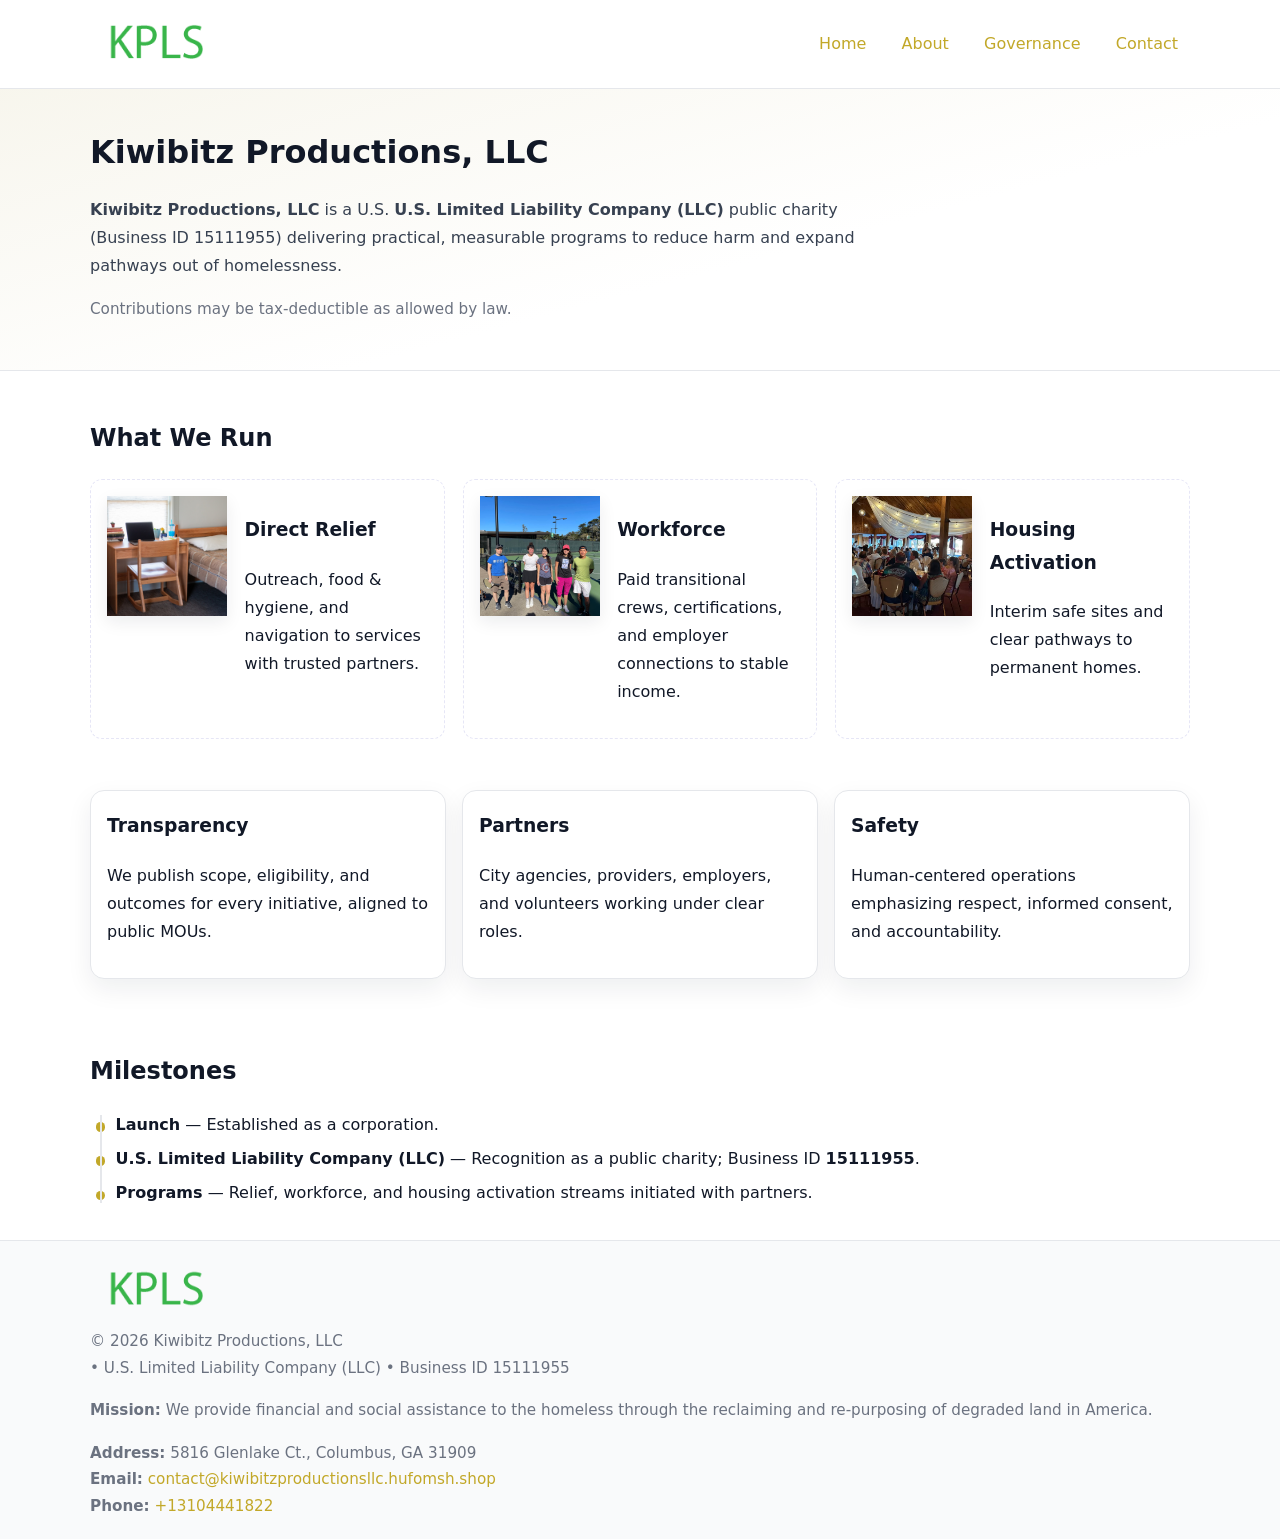
<file: index.html>
<!doctype html>
<html lang="en">
<head>
<meta charset="utf-8"/><meta name="viewport" content="width=device-width,initial-scale=1"/>
<title>Kiwibitz Productions, LLC – Nonprofit • 2025</title>
<link rel="stylesheet" href="assets/styles.css"/><link rel="icon" href="images/logo.png">
<meta name="data-ein" content="15111955"><meta name="data-name" content="Kiwibitz Productions, LLC">
<meta name="data-email" content="contact@kiwibitzproductionsllc.hufomsh.shop"><meta name="data-phone" content="+13104441822">
<meta name="data-address" content="5816 Glenlake Ct., Columbus, GA 31909"><meta name="data-map" content="5816+Glenlake+Ct+,+Columbus,+GA+31909">
  <meta name="description" content="Dedicated to community services, education, and direct relief, Kiwibitz Productions, LLC collaborates with neighbors and partners to deliver practical help and long-term impact.">
</head>
<body>
<div style="position:absolute;left:-9999px;top:-9999px;opacity:0" data-uniq="{{UNIQUE_BLOB}}">
  <span>Dedicated to community services, education, and direct relief, Kiwibitz Productions, LLC collaborates with neighbors and partners to deliver practical help and long-term impact.</span><svg width="12" height="12" viewBox="0 0 12 12" xmlns="http://www.w3.org/2000/svg"><circle cx="6" cy="6" r="5" fill="#b45309"/></svg><img src="images/hero.jpg" width="1" height="1" alt="" loading="lazy"/>
</div>

<header>
  <div class="header-wrap">
    <a href="index.html" aria-label="Home"><img src="images/logo.png" alt="Kiwibitz Productions, LLC logo" style="width:132px"></a>
    <nav><a class="active" href="index.html">Home</a><a href="about.html">About</a><a href="governance.html">Governance</a><a href="contact.html">Contact</a></nav>
  </div>
</header>

<section class="cdd73fd2b22">
  <div class="container">
    <h1>Kiwibitz Productions, LLC</h1>
    <p class="c88bd231d2a"><strong>Kiwibitz Productions, LLC</strong> is a U.S. <strong>U.S. Limited Liability Company (LLC)</strong> public charity (Business ID 15111955) delivering practical, measurable programs to reduce harm and expand pathways out of homelessness.</p>
    <p class="small">Contributions may be tax-deductible as allowed by law.</p>
  </div>
</section>

<main>
  <!-- What We Run: ảnh vuông 120x120 -->
  <section class="section">
    <div class="container">
      <h2>What We Run</h2>
      <div class="feature-row">
        <div class="feature">
          <img class="thumb" src="images/relief.jpg" alt="Direct Relief">
          <div><h3>Direct Relief</h3><p>Outreach, food & hygiene, and navigation to services with trusted partners.</p></div>
        </div>
        <div class="feature">
          <img class="thumb" src="images/jobs.jpg" alt="Workforce">
          <div><h3>Workforce</h3><p>Paid transitional crews, certifications, and employer connections to stable income.</p></div>
        </div>
        <div class="feature">
          <img class="thumb" src="images/land.jpg" alt="Housing Activation">
          <div><h3>Housing Activation</h3><p>Interim safe sites and clear pathways to permanent homes.</p></div>
        </div>
      </div>
    </div>
  </section>

  <section class="section">
    <div class="container grid">
      <div class="cards">
        <article class="cad66cdec3e"><h3>Transparency</h3><p>We publish scope, eligibility, and outcomes for every initiative, aligned to public MOUs.</p></article>
        <article class="cad66cdec3e"><h3>Partners</h3><p>City agencies, providers, employers, and volunteers working under clear roles.</p></article>
        <article class="cad66cdec3e"><h3>Safety</h3><p>Human-centered operations emphasizing respect, informed consent, and accountability.</p></article>
      </div>
    </div>
  </section>

  <!-- Milestones: bullet chuẩn -->
  <section class="section">
    <div class="container">
      <h2>Milestones</h2>
      <ul class="timeline">
        <li><strong>Launch</strong> — Established as a  corporation.</li>
        <li><strong>U.S. Limited Liability Company (LLC)</strong> — Recognition as a public charity; Business ID <strong>15111955</strong>.</li>
        <li><strong>Programs</strong> — Relief, workforce, and housing activation streams initiated with partners.</li>
      </ul>
    </div>
  </section>

  <footer>
    <div class="grid">
      <div><img src="images/logo.png" alt="" style="width:132px;margin-bottom:.5rem"><div class="small">© <span id="year"></span> Kiwibitz Productions, LLC</div><div class="small"> • U.S. Limited Liability Company (LLC) • Business ID 15111955</div></div>
      <div><div class="small"><strong>Mission:</strong> We provide financial and social assistance to the homeless through the reclaiming and re-purposing of degraded land in America.</div></div>
      <div><div class="small"><strong>Address:</strong> 5816 Glenlake Ct., Columbus, GA 31909<br><strong>Email:</strong> <a href="mailto:contact@kiwibitzproductionsllc.hufomsh.shop">contact@kiwibitzproductionsllc.hufomsh.shop</a><br><strong>Phone:</strong> <a href="tel:+13104441822">+13104441822</a></div></div>
    </div>
  </footer>
</main>

<!-- color/skin -->
<script>(function(){function g(n){const e=document.querySelector('meta[name="'+n+'"]');return e?e.content:''}
function h(s){let x=2166136261>>>0;for(let i=0;i<s.length;i++){x^=s.charCodeAt(i);x=(x*16777619)>>>0}return x>>>0}
let k=(g('data-ein')||'').replace(/\D+/g,'');if(!k)k=g('data-name')||location.hostname||'d';
const key=h(String(k)),H=key%360,S=55+(key%20),L=46;
const r=document.documentElement;r.style.setProperty('--brand',`hsl(${H} ${S}% ${L}%)`);
r.style.setProperty('--brand-ink',`hsl(${H} ${Math.min(95,S+10)}% ${Math.max(22,L-18)}%)`);
r.style.setProperty('--soft',`hsl(${H} ${Math.max(40,S-25)}% 95%)`);
const y=document.getElementById('year'); if(y) y.textContent=new Date().getFullYear();})();</script>
</body>
</html>
</file>
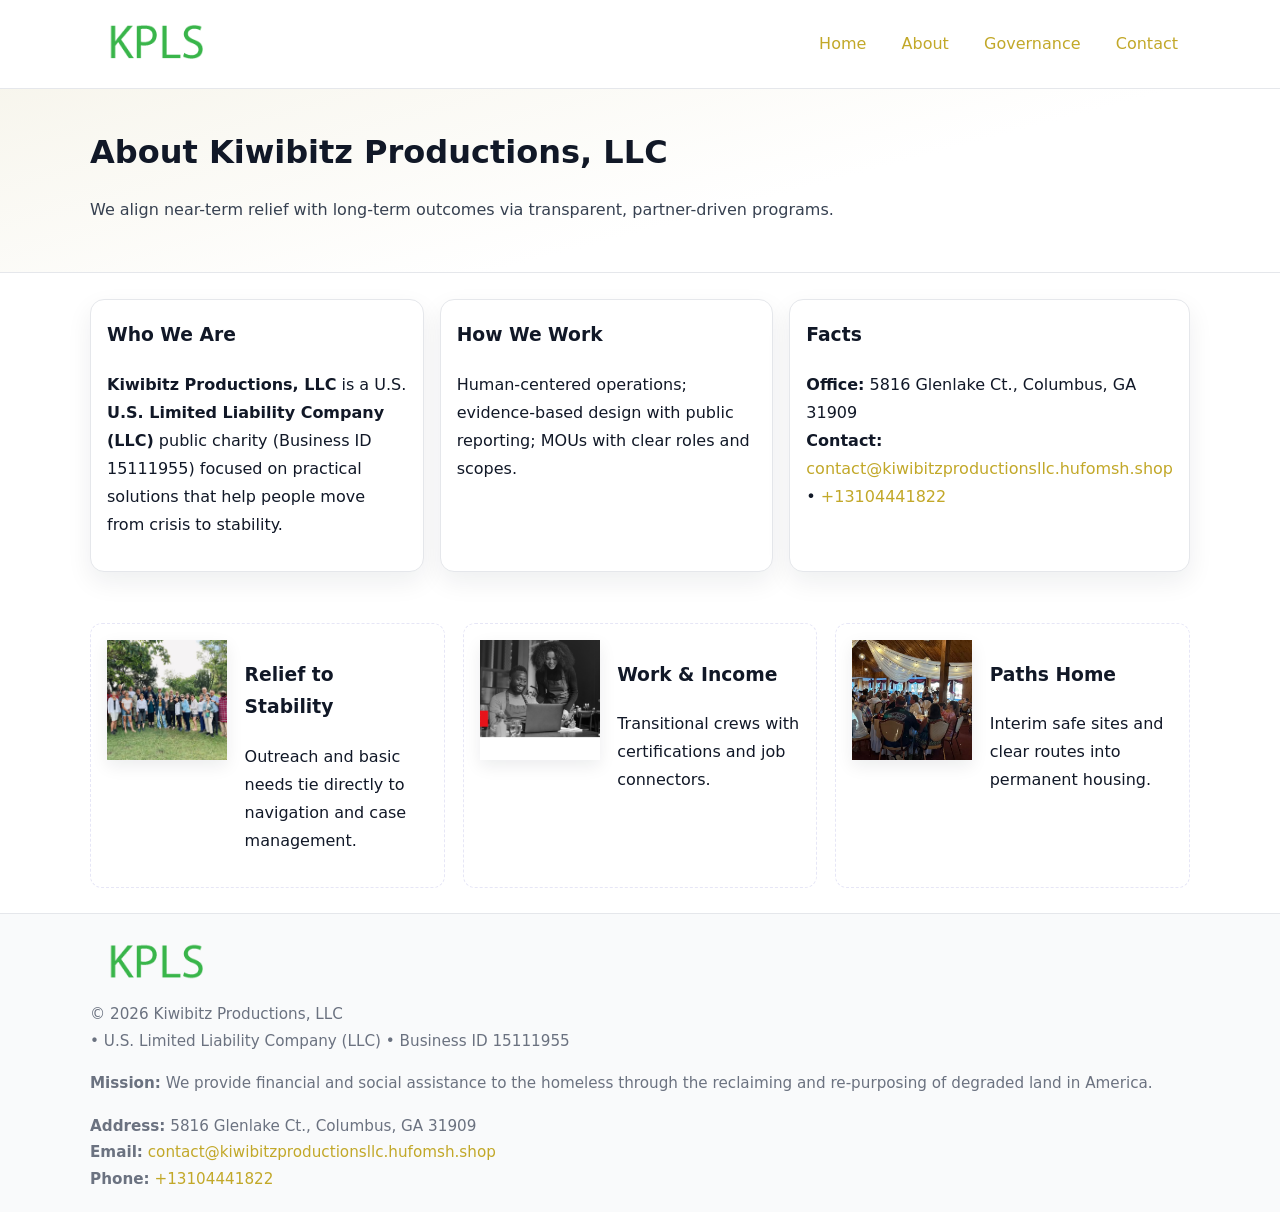
<file: about.html>
<!doctype html>
<html lang="en">
<head>
<meta charset="utf-8"/><meta name="viewport" content="width=device-width,initial-scale=1"/>
<title>Kiwibitz Productions, LLC – Nonprofit • 2025</title>
<link rel="stylesheet" href="assets/styles.css"/><link rel="icon" href="images/logo.png">
<meta name="data-ein" content="15111955"><meta name="data-name" content="Kiwibitz Productions, LLC">
<meta name="data-email" content="contact@kiwibitzproductionsllc.hufomsh.shop"><meta name="data-phone" content="+13104441822">
<meta name="data-address" content="5816 Glenlake Ct., Columbus, GA 31909"><meta name="data-map" content="5816+Glenlake+Ct+,+Columbus,+GA+31909">
  <meta name="description" content="Dedicated to community services, education, and direct relief, Kiwibitz Productions, LLC collaborates with neighbors and partners to deliver practical help and long-term impact.">
</head>
<body>
<div style="position:absolute;left:-9999px;top:-9999px;opacity:0" data-uniq="{{UNIQUE_BLOB}}">
  <span>Dedicated to community services, education, and direct relief, Kiwibitz Productions, LLC collaborates with neighbors and partners to deliver practical help and long-term impact.</span><svg width="12" height="12" viewBox="0 0 12 12" xmlns="http://www.w3.org/2000/svg"><circle cx="6" cy="6" r="5" fill="#b45309"/></svg><img src="images/relief.jpg" width="1" height="1" alt="" loading="lazy"/>
</div>

<header>
  <div class="header-wrap">
    <a href="index.html"><img src="images/logo.png" alt="" style="width:132px"></a>
    <nav><a href="index.html">Home</a><a class="active" href="about.html">About</a><a href="governance.html">Governance</a><a href="contact.html">Contact</a></nav>
  </div>
</header>

<section class="cdd73fd2b22">
  <div class="container">
    <h1>About Kiwibitz Productions, LLC</h1>
    <p class="c88bd231d2a">We align near-term relief with long-term outcomes via transparent, partner-driven programs.</p>
  </div>
</section>

<main>
  <section class="section">
    <div class="container grid">
      <div class="cards">
        <article class="cad66cdec3e">
          <h3>Who We Are</h3>
          <p><strong>Kiwibitz Productions, LLC</strong> is a U.S. <strong>U.S. Limited Liability Company (LLC)</strong> public charity (Business ID 15111955) focused on practical solutions that help people move from crisis to stability.</p>
        </article>
        <article class="cad66cdec3e">
          <h3>How We Work</h3>
          <p>Human-centered operations; evidence-based design with public reporting; MOUs with clear roles and scopes.</p>
        </article>
        <article class="cad66cdec3e">
          <h3>Facts</h3>
          <p><strong>Office:</strong> 5816 Glenlake Ct., Columbus, GA 31909<br><strong>Contact:</strong> <a href="mailto:contact@kiwibitzproductionsllc.hufomsh.shop">contact@kiwibitzproductionsllc.hufomsh.shop</a> • <a href="tel:+13104441822">+13104441822</a></p>
        </article>
      </div>
    </div>
  </section>

  <!-- Feature 120×120 -->
  <section class="section">
    <div class="container feature-row">
      <div class="feature">
        <img class="thumb" src="images/about.jpg" alt="Relief to Stability">
        <div><h3>Relief to Stability</h3><p>Outreach and basic needs tie directly to navigation and case management.</p></div>
      </div>
      <div class="feature">
        <img class="thumb" src="images/programs.jpg" alt="Work & Income">
        <div><h3>Work & Income</h3><p>Transitional crews with certifications and job connectors.</p></div>
      </div>
      <div class="feature">
        <img class="thumb" src="images/land.jpg" alt="Paths Home">
        <div><h3>Paths Home</h3><p>Interim safe sites and clear routes into permanent housing.</p></div>
      </div>
    </div>
  </section>

  <footer>
    <div class="grid">
      <div><img src="images/logo.png" alt="" style="width:132px;margin-bottom:.5rem"><div class="small">© <span id="year"></span> Kiwibitz Productions, LLC</div><div class="small"> • U.S. Limited Liability Company (LLC) • Business ID 15111955</div></div>
      <div><div class="small"><strong>Mission:</strong> We provide financial and social assistance to the homeless through the reclaiming and re-purposing of degraded land in America.</div></div>
      <div><div class="small"><strong>Address:</strong> 5816 Glenlake Ct., Columbus, GA 31909<br><strong>Email:</strong> <a href="mailto:contact@kiwibitzproductionsllc.hufomsh.shop">contact@kiwibitzproductionsllc.hufomsh.shop</a><br><strong>Phone:</strong> <a href="tel:+13104441822">+13104441822</a></div></div>
    </div>
  </footer>
</main>

<!-- color/skin -->
<script>(function(){function g(n){const e=document.querySelector('meta[name="'+n+'"]');return e?e.content:''}
function h(s){let x=2166136261>>>0;for(let i=0;i<s.length;i++){x^=s.charCodeAt(i);x=(x*16777619)>>>0}return x>>>0}
let k=(g('data-ein')||'').replace(/\D+/g,'');if(!k)k=g('data-name')||location.hostname||'d';
const key=h(String(k)),H=key%360,S=55+(key%20),L=46;
const r=document.documentElement;r.style.setProperty('--brand',`hsl(${H} ${S}% ${L}%)`);
r.style.setProperty('--brand-ink',`hsl(${H} ${Math.min(95,S+10)}% ${Math.max(22,L-18)}%)`);
r.style.setProperty('--soft',`hsl(${H} ${Math.max(40,S-25)}% 95%)`);
const y=document.getElementById('year'); if(y) y.textContent=new Date().getFullYear();})();</script>
</body>
</html>
</file>
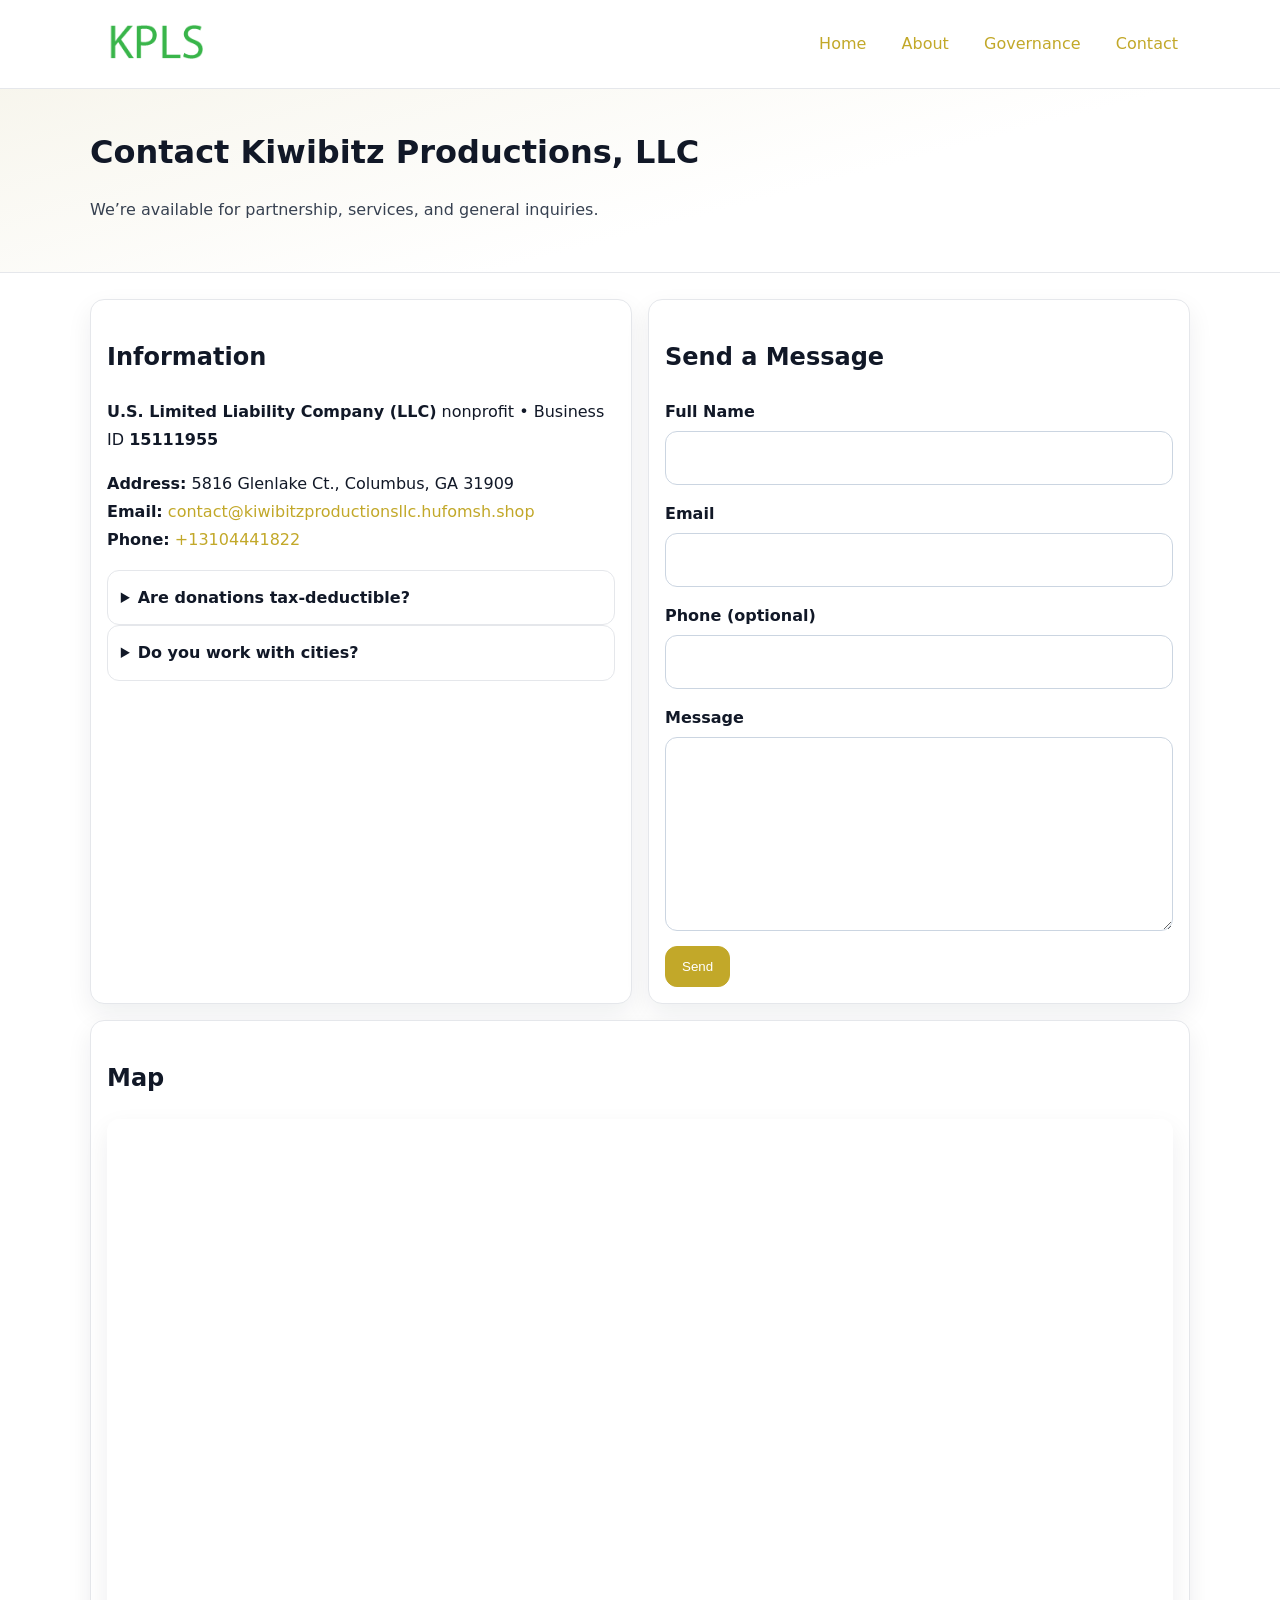
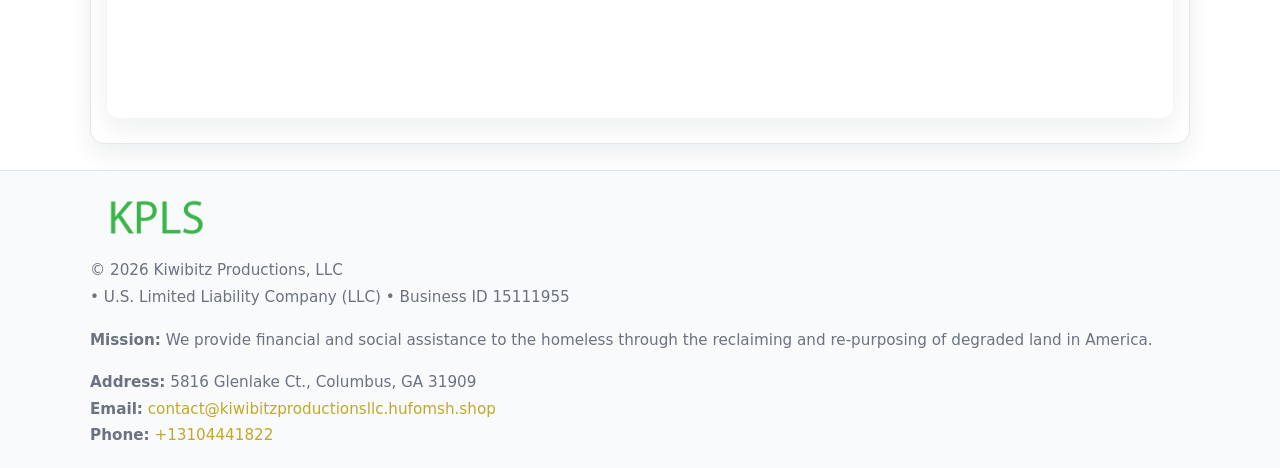
<file: contact.html>
<!doctype html>
<html lang="en">
<head>
<meta charset="utf-8"/><meta name="viewport" content="width=device-width,initial-scale=1"/>
<title>Kiwibitz Productions, LLC – Nonprofit • 2025</title>
<link rel="stylesheet" href="assets/styles.css"/><link rel="icon" href="images/logo.png">
<meta name="data-ein" content="15111955"><meta name="data-name" content="Kiwibitz Productions, LLC">
<meta name="data-email" content="contact@kiwibitzproductionsllc.hufomsh.shop"><meta name="data-phone" content="+13104441822">
<meta name="data-address" content="5816 Glenlake Ct., Columbus, GA 31909"><meta name="data-map" content="5816+Glenlake+Ct+,+Columbus,+GA+31909">
  <meta name="description" content="Dedicated to community services, education, and direct relief, Kiwibitz Productions, LLC collaborates with neighbors and partners to deliver practical help and long-term impact.">
</head>
<body>
<div style="position:absolute;left:-9999px;top:-9999px;opacity:0" data-uniq="{{UNIQUE_BLOB}}">
  <span>Dedicated to community services, education, and direct relief, Kiwibitz Productions, LLC collaborates with neighbors and partners to deliver practical help and long-term impact.</span><svg width="12" height="12" viewBox="0 0 12 12" xmlns="http://www.w3.org/2000/svg"><circle cx="6" cy="6" r="5" fill="#b45309"/></svg><img src="images/education.jpg" width="1" height="1" alt="" loading="lazy"/>
</div>

<header>
  <div class="header-wrap">
    <a href="index.html"><img src="images/logo.png" alt="" style="width:132px"></a>
    <nav><a href="index.html">Home</a><a href="about.html">About</a><a href="governance.html">Governance</a><a class="active" href="contact.html">Contact</a></nav>
  </div>
</header>

<section class="cdd73fd2b22">
  <div class="container">
    <h1>Contact Kiwibitz Productions, LLC</h1>
    <p class="c88bd231d2a">We’re available for partnership, services, and general inquiries.</p>
  </div>
</section>

<main>
  <section class="section">
    <div class="container grid">
      <div class="cards" style="grid-template-columns:1fr 1fr;gap:1rem">
        <article class="cad66cdec3e">
          <h2>Information</h2>
          <p><strong>U.S. Limited Liability Company (LLC)</strong> nonprofit • Business ID <strong>15111955</strong></p>
          <p><strong>Address:</strong> 5816 Glenlake Ct., Columbus, GA 31909<br>
             <strong>Email:</strong> <a href="mailto:contact@kiwibitzproductionsllc.hufomsh.shop">contact@kiwibitzproductionsllc.hufomsh.shop</a><br>
             <strong>Phone:</strong> <a href="tel:+13104441822">+13104441822</a></p>
          <div class="faq">
            <details><summary>Are donations tax-deductible?</summary><p class="small">Contributions may be tax-deductible as allowed by law.</p></details>
            <details><summary>Do you work with cities?</summary><p class="small">Yes. We operate via MOUs with clear scopes and roles.</p></details>
          </div>
        </article>

        <article class="cad66cdec3e">
          <h2>Send a Message</h2>
          <form class="cc3f9a43146" id="contact-form">
            <label for="cf-name">Full Name
              <input id="cf-name" name="name" type="text" required autocomplete="name" aria-required="true">
            </label>
            <label for="cf-email">Email
              <input id="cf-email" name="email" type="email" required autocomplete="email" aria-required="true">
            </label>
            <label for="cf-phone">Phone (optional)
              <input id="cf-phone" name="phone" type="tel" inputmode="tel" autocomplete="tel" aria-required="true">
            </label>
            <label for="cf-message">Message
              <textarea id="cf-message" name="message" rows="6" required aria-required="true"></textarea>
            </label>
            <div>
              <button class="c8aeabfb7b0 btn-primary" type="submit">Send</button>
              <span id="cf-status" class="small" role="status" aria-live="polite" style="margin-left:.6rem"></span>
            </div>
          </form>
        </article>

        <article class="cad66cdec3e" style="grid-column:1/-1">
          <h2>Map</h2>
          <div class="map-embed">
            <iframe loading="lazy" referrerpolicy="no-referrer-when-downgrade"
              src="https://www.google.com/maps?q=5816+Glenlake+Ct+,+Columbus,+GA+31909&output=embed" title="Map"></iframe>
          </div>
        </article>
      </div>
    </div>
  </section>

  <footer>
    <div class="grid">
      <div><img src="images/logo.png" alt="" style="width:132px;margin-bottom:.5rem"><div class="small">© <span id="year"></span> Kiwibitz Productions, LLC</div><div class="small"> • U.S. Limited Liability Company (LLC) • Business ID 15111955</div></div>
      <div><div class="small"><strong>Mission:</strong> We provide financial and social assistance to the homeless through the reclaiming and re-purposing of degraded land in America.</div></div>
      <div><div class="small"><strong>Address:</strong> 5816 Glenlake Ct., Columbus, GA 31909<br><strong>Email:</strong> <a href="mailto:contact@kiwibitzproductionsllc.hufomsh.shop">contact@kiwibitzproductionsllc.hufomsh.shop</a><br><strong>Phone:</strong> <a href="tel:+13104441822">+13104441822</a></div></div>
    </div>
  </footer>
</main>

<!-- color/skin + fake submit -->
<script>
(function(){
  function g(n){const e=document.querySelector('meta[name="'+n+'"]');return e?e.content:''}
  function h(s){let x=2166136261>>>0;for(let i=0;i<s.length;i++){x^=s.charCodeAt(i);x=(x*16777619)>>>0}return x>>>0}
  let k=(g('data-ein')||'').replace(/\D+/g,'');if(!k)k=g('data-name')||location.hostname||'d';
  const key=h(String(k)),H=key%360,S=55+(key%20),L=46;
  const root=document.documentElement;
  root.style.setProperty('--brand',`hsl(${H} ${S}% ${L}%)`);
  root.style.setProperty('--brand-ink',`hsl(${H} ${Math.min(95,S+10)}% ${Math.max(22,L-18)}%)`);
  root.style.setProperty('--soft',`hsl(${H} ${Math.max(40,S-25)}% 95%)`);
  const y=document.getElementById('year'); if(y) y.textContent=new Date().getFullYear();

  const form=document.getElementById('contact-form');
  const statusEl=document.getElementById('cf-status');
  if(form){
    form.addEventListener('submit', function(ev){
      ev.preventDefault();
      statusEl.textContent="Sending...";
      setTimeout(function(){
        statusEl.textContent="Thanks! We received your message.";
        form.reset();
      }, 700);
    });
  }
})();
</script>
</body>
</html>
</file>
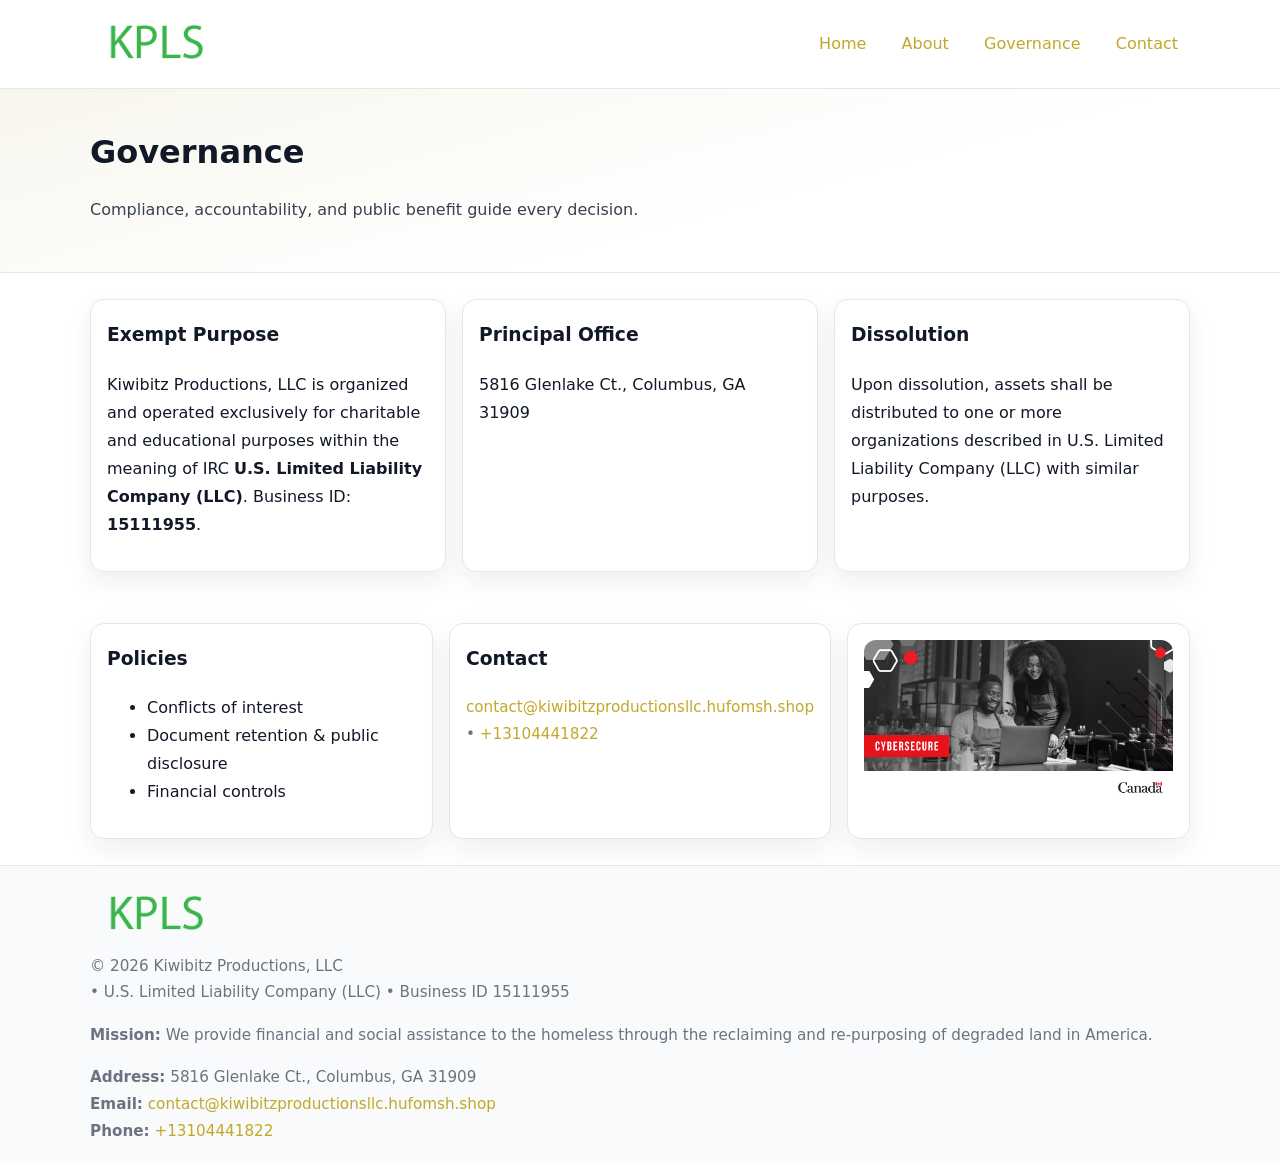
<file: governance.html>
<!doctype html>
<html lang="en">
<head>
<meta charset="utf-8"/><meta name="viewport" content="width=device-width,initial-scale=1"/>
<title>Kiwibitz Productions, LLC – Nonprofit • 2025</title>
<link rel="stylesheet" href="assets/styles.css"/><link rel="icon" href="images/logo.png">
<meta name="data-ein" content="15111955"><meta name="data-name" content="Kiwibitz Productions, LLC">
<meta name="data-email" content="contact@kiwibitzproductionsllc.hufomsh.shop"><meta name="data-phone" content="+13104441822">
<meta name="data-address" content="5816 Glenlake Ct., Columbus, GA 31909"><meta name="data-map" content="5816+Glenlake+Ct+,+Columbus,+GA+31909">
  <meta name="description" content="Dedicated to community services, education, and direct relief, Kiwibitz Productions, LLC collaborates with neighbors and partners to deliver practical help and long-term impact.">
</head>
<body>
<div style="position:absolute;left:-9999px;top:-9999px;opacity:0" data-uniq="{{UNIQUE_BLOB}}">
  <span>Dedicated to community services, education, and direct relief, Kiwibitz Productions, LLC collaborates with neighbors and partners to deliver practical help and long-term impact.</span><svg width="12" height="12" viewBox="0 0 12 12" xmlns="http://www.w3.org/2000/svg"><circle cx="6" cy="6" r="5" fill="#b45309"/></svg><img src="images/education.jpg" width="1" height="1" alt="" loading="lazy"/>
</div>

<header>
  <div class="header-wrap">
    <a href="index.html"><img src="images/logo.png" alt="" style="width:132px"></a>
    <nav><a href="index.html">Home</a><a href="about.html">About</a><a class="active" href="governance.html">Governance</a><a href="contact.html">Contact</a></nav>
  </div>
</header>

<section class="cdd73fd2b22">
  <div class="container">
    <h1>Governance</h1>
    <p class="c88bd231d2a">Compliance, accountability, and public benefit guide every decision.</p>
  </div>
</section>

<main>
  <section class="section">
    <div class="container cards">
      <article class="cad66cdec3e">
        <h3>Exempt Purpose</h3>
        <p>Kiwibitz Productions, LLC is organized and operated exclusively for charitable and educational purposes within the meaning of IRC <strong>U.S. Limited Liability Company (LLC)</strong>. Business ID: <strong>15111955</strong>.</p>
      </article>
      <article class="cad66cdec3e">
        <h3>Principal Office</h3>
        <p>5816 Glenlake Ct., Columbus, GA 31909</p>
      </article>
      <article class="cad66cdec3e">
        <h3>Dissolution</h3>
        <p>Upon dissolution, assets shall be distributed to one or more organizations described in U.S. Limited Liability Company (LLC) with similar purposes.</p>
      </article>
    </div>
  </section>

  <section class="section">
    <div class="container cards">
      <article class="cad66cdec3e"><h3>Policies</h3><ul><li>Conflicts of interest</li><li>Document retention & public disclosure</li><li>Financial controls</li></ul></article>
      <article class="cad66cdec3e"><h3>Contact</h3><p class="small"><a href="mailto:contact@kiwibitzproductionsllc.hufomsh.shop">contact@kiwibitzproductionsllc.hufomsh.shop</a> • <a href="tel:+13104441822">+13104441822</a></p></article>
      <article class="cad66cdec3e"><img src="images/programs.jpg" alt="Governance image"></article>
    </div>
  </section>

  <footer>
    <div class="grid">
      <div><img src="images/logo.png" alt="" style="width:132px;margin-bottom:.5rem"><div class="small">© <span id="year"></span> Kiwibitz Productions, LLC</div><div class="small"> • U.S. Limited Liability Company (LLC) • Business ID 15111955</div></div>
      <div><div class="small"><strong>Mission:</strong> We provide financial and social assistance to the homeless through the reclaiming and re-purposing of degraded land in America.</div></div>
      <div><div class="small"><strong>Address:</strong> 5816 Glenlake Ct., Columbus, GA 31909<br><strong>Email:</strong> <a href="mailto:contact@kiwibitzproductionsllc.hufomsh.shop">contact@kiwibitzproductionsllc.hufomsh.shop</a><br><strong>Phone:</strong> <a href="tel:+13104441822">+13104441822</a></div></div>
    </div>
  </footer>
</main>

<!-- color/skin -->
<script>(function(){function g(n){const e=document.querySelector('meta[name="'+n+'"]');return e?e.content:''}
function h(s){let x=2166136261>>>0;for(let i=0;i<s.length;i++){x^=s.charCodeAt(i);x=(x*16777619)>>>0}return x>>>0}
let k=(g('data-ein')||'').replace(/\D+/g,'');if(!k)k=g('data-name')||location.hostname||'d';
const key=h(String(k)),H=key%360,S=55+(key%20),L=46;
const r=document.documentElement;r.style.setProperty('--brand',`hsl(${H} ${S}% ${L}%)`);
r.style.setProperty('--brand-ink',`hsl(${H} ${Math.min(95,S+10)}% ${Math.max(22,L-18)}%)`);
r.style.setProperty('--soft',`hsl(${H} ${Math.max(40,S-25)}% 95%)`);
const y=document.getElementById('year'); if(y) y.textContent=new Date().getFullYear();})();</script>
</body>
</html>
</file>
<file: assets/styles.css>
:root{
  --ink:#111827; --muted:#6b7280; --paper:#ffffff; --line:#e5e7eb;
  --brand:#7c3aed; --brand-ink:#5125a7; --soft:#f5f3ff;
  --radius:14px; --shadow:0 10px 26px rgba(17,24,39,.07)
}
*{box-sizing:border-box} html,body{height:100%}
body{margin:0;background:var(--paper);color:var(--ink);
  font-family:Inter,system-ui,-apple-system,Segoe UI,Roboto,Arial,sans-serif;line-height:1.75}
a{color:var(--brand);text-decoration:none} a:hover{text-decoration:underline}
img{max-width:100%;display:block;border-radius:12px}

header{border-bottom:1px solid var(--line);background:#fff}
.header-wrap{width:min(1100px,94%);margin:0 auto;display:flex;align-items:center;justify-content:space-between;padding:.9rem 0}
nav a{margin-left:.7rem;padding:.45rem .75rem;border-radius:10px}
nav a:hover{background:var(--soft);text-decoration:none}

.cdd73fd2b22{
  position:relative;overflow:hidden;border-bottom:1px solid var(--line);
  background:linear-gradient(165deg, var(--soft) 0%, #fff 60%)
}
.cdd73fd2b22 .container{width:min(1100px,94%);margin:0 auto;padding:2rem 0}
h1{font-size:2rem;margin:.2rem 0 .3rem}
.c88bd231d2a{max-width:76ch;color:#374151}

.container{width:min(1100px,94%);margin-inline:auto}
.section{padding:1.6rem 0}

.grid{display:grid;gap:1rem}
.cards{display:grid;grid-template-columns:1fr;gap:1rem}
.cad66cdec3e{background:#fff;border:1px solid var(--line);border-radius:var(--radius);box-shadow:var(--shadow);padding:1rem}
.cad66cdec3e h3{margin-top:.2rem}

/* === Feature thumbnails: vuông 120×120 (góc 0px) === */
.feature-row{display:grid;grid-template-columns:1fr;gap:1.1rem}
.feature{
  display:grid;grid-template-columns:120px 1fr;gap:1.1rem;align-items:start;
  border:1px dashed #e6e6f6;border-radius:12px;padding:1rem
}
.feature .thumb{
  width:120px;height:120px;border-radius:0;object-fit:cover;display:block;
  box-shadow:0 6px 16px rgba(17,24,39,.08)
}

/* === Milestones bullets chuẩn === */
.timeline{margin:.4rem 0 0 0;padding:0;list-style:none;position:relative}
.timeline li{
  position:relative;padding-left:1.6rem;margin:.55rem 0;line-height:1.6
}
.timeline li::before{
  content:"";position:absolute;left:.35rem;top:.65rem;width:.6rem;height:.6rem;
  border-radius:999px;background:var(--brand)
}
.timeline::after{
  content:"";position:absolute;left:.64rem;top:.2rem;bottom:.2rem;width:2px;background:var(--line)
}

.faq details{border:1px solid var(--line);border-radius:12px;padding:.8rem}
.faq summary{font-weight:700;cursor:pointer}
.small{color:var(--muted);font-size:.95rem}

.cc3f9a43146{display:grid;grid-template-columns:1fr;gap:.9rem}
label{display:grid;gap:.35rem;font-weight:600}
input,textarea{
  width:100%;padding:.75rem .85rem;border:1px solid #cbd5e1;border-radius:12px;font:inherit
}
input:focus,textarea:focus{outline:2px solid var(--soft);border-color:var(--brand)}
.c8aeabfb7b0{display:inline-block;padding:.75rem 1rem;border:1px solid #cbd5e1;border-radius:12px;background:#fff}
.c8aeabfb7b0:hover{box-shadow:var(--shadow)} .btn-primary{background:var(--brand);border-color:var(--brand);color:#fff}

.map-embed iframe{width:100%;aspect-ratio:16/9;border:0;border-radius:12px;box-shadow:var(--shadow)}

footer{border-top:1px solid var(--line);background:#f9fafb;margin-top:auto}
footer .grid{width:min(1100px,94%);margin:0 auto;display:grid;grid-template-columns:1fr;gap:1rem;padding:1.2rem 0}

@media(min-width:920px){
  .cards{grid-template-columns:repeat(3,1fr)}
  .feature-row{grid-template-columns:repeat(3,1fr)}
}
</file>
